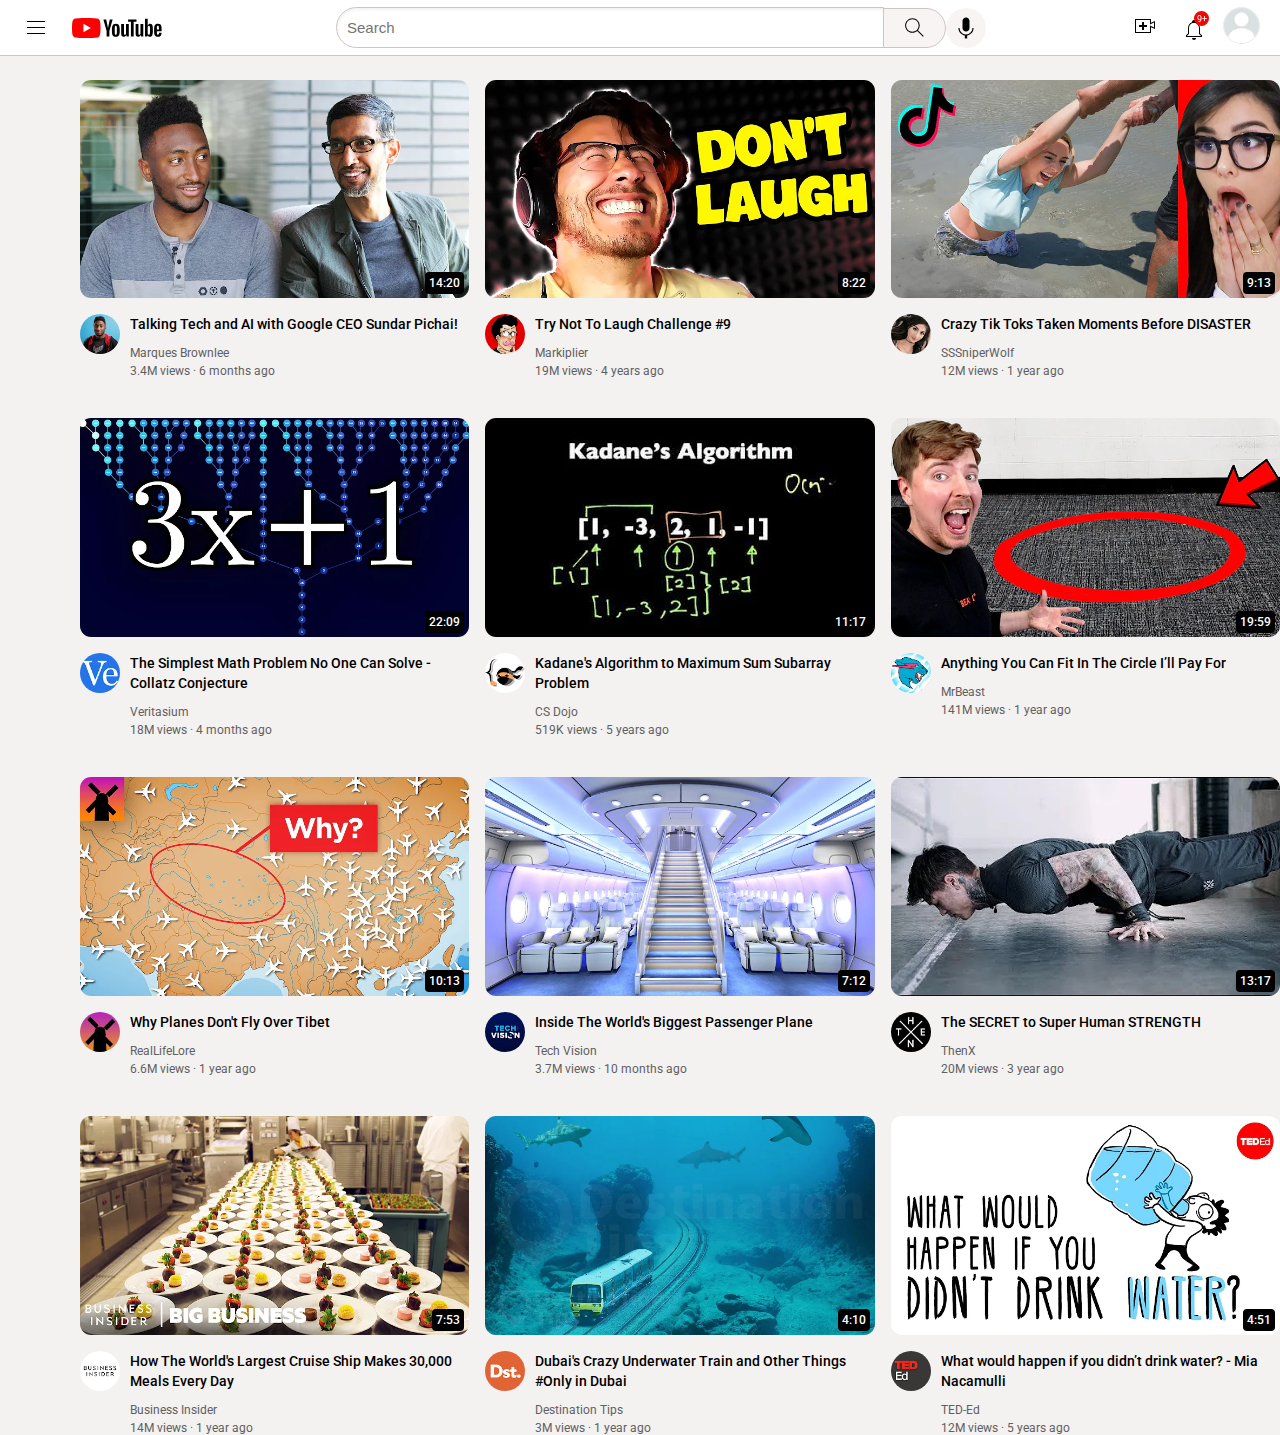
<file: index.html>
<!DOCTYPE html>
<html lang="en">

<head>
    <meta charset="UTF-8">
    <meta name="viewport" content="width=device-width, initial-scale=1.0">
    <title>YouTube.com Clone</title>

    <link rel="stylesheet" href="styles/general.css">
    <link rel="stylesheet" href="styles/header.css">
    <link rel="stylesheet" href="styles/video.css">
    <link rel="stylesheet" href="styles/sidebar.css">

    <link rel="preconnect" href="https://fonts.googleapis.com">
    <link rel="preconnect" href="https://fonts.gstatic.com" crossorigin>
    <link href="https://fonts.googleapis.com/css2?family=Roboto:wght@500;700&display=swap" rel="stylesheet">

</head>

<body>

    <header class="header">
        <div class="left-section">
            <img class="hamburger-menu" src="icons/hamburger-menu.svg" alt="">
            <img class="youtube-logo" src="icons/youtube-logo.svg" alt="">
        </div>
        <div class="middle-section">
            <input class="search-bar" type="text" placeholder="Search">
            <button class="search-button"> <img class="search-icon" src="icons/search.svg" alt="">
                <div class="tooltip">Search</div>
            </button>
            <button class="voice-search-icon"> <img src="icons/voice-search-icon.svg" alt="">
                <div class="tooltip">Search with your voice</div>
            </button>
        </div>
        <div class="right-section">
            <div class="upload-icon-container dropdown">
                <img id="createIcon" class="upload-icon" src="icons/upload.svg" alt="Create">
                <div id="menu" class="dropdown-menu">
                    <a href="#">Upload Video</a>
                    <a href="#">Go Live</a>
                    <a href="#">Create Post</a>
                </div>
                <div class="tooltip">Create</div>
            </div>
            <div class="notifications-icon-container">
                <img class="notifications-icon" src="icons/notifications.svg" alt="">
                <div class="notifications-count">9+</div>
                <div class="tooltip">Notifications</div>
            </div>
            <div class="profile-container">
            <img class="channel-profile-picture" src="channel-pictures/channel-profile-picture.jpg" alt="Profile Icon" id="profileIcon">
             <div class="profile-dropdown" id="profileDropdown">
                    <a href="#">Your Channel</a>
                    <a href="#">Settings</a>
                    <a href="#">Sign Out</a>
                </div>
            </div>
    </header>

    <nav class="sidebar">
        <div class="sidebar-link">
            <img src="icons/home.svg" alt="">
            <div>Home</div>
        </div>
        <div class="sidebar-link">
            <img src="icons/explore.svg" alt="">
            <div>Explore</div>
        </div>
        <div class="sidebar-link">
            <img src="icons/subscriptions.svg" alt="">
            <div>Subscriptions</div>
        </div>
        <div class="sidebar-link">
            <img src="icons/originals.svg" alt="">
            <div>Originals</div>
        </div>
        <div class="sidebar-link">
            <img src="icons/youtube-music.svg" alt="">
            <div>YouTube Music</div>
        </div>
        <div class="sidebar-link">
            <img src="icons/library.svg" alt="">
            <div>Library</div>
        </div>
    </nav>

    <main>
        <section class="video-grid">
            <div class="video-preview">
                <div class="thumbnail-row">
                    <img class="thumbnail" src="thumbnails/thumbnail-1.webp" alt="">
                    <div class="video-time">14:20</div>
                </div>
                <div class="video-info-grid">
                    <div class="channel-picture">
                        <img class="profile-picture" src="channel-pictures/channel-1.jpeg" alt="">
                    </div>
                    <div class="video-info">
                        <p class="video-title">Talking Tech and AI with Google CEO Sundar Pichai!</p>
                        <p class="video-author">Marques Brownlee</p>
                        <p class="video-stats">3.4M views &#183; 6 months ago</p>
                    </div>
                </div>
            </div>

            <div class="video-preview">
                <div class="thumbnail-row">
                    <img class="thumbnail" src="thumbnails/thumbnail-2.webp" alt="">
                    <div class="video-time">8:22</div>
                </div>
                <div class="video-info-grid">
                    <div class="channel-picture">
                        <img class="profile-picture" src="channel-pictures/channel-2.jpeg" alt="">
                    </div>
                    <div class="video-info">
                        <p class="video-title">Try Not To Laugh Challenge #9</p>
                        <p class="video-author">Markiplier</p>
                        <p class="video-stats"> 19M views &#183; 4 years ago</p>
                    </div>
                </div>
            </div>

            <div class="video-preview">
                <div class="thumbnail-row">
                    <img class="thumbnail" src="thumbnails/thumbnail-3.webp" alt="">
                    <div class="video-time">9:13</div>
                </div>
                <div class="video-info-grid">
                    <div class="channel-picture">
                        <img class="profile-picture" src="channel-pictures/channel-3.jpeg" alt="">
                    </div>
                    <div class="video-info">
                        <p class="video-title">Crazy Tik Toks Taken Moments Before DISASTER</p>
                        <p class="video-author">SSSniperWolf</p>
                        <p class="video-stats">12M views &#183; 1 year ago</p>
                    </div>
                </div>
            </div>

            <div class="video-preview">
                <div class="thumbnail-row">
                    <img class="thumbnail" src="thumbnails/thumbnail-4.webp" alt="">
                    <div class="video-time">22:09</div>
                </div>
                <div class="video-info-grid">
                    <div class="channel-picture">
                        <img class="profile-picture" src="channel-pictures/channel-4.jpeg" alt="">
                    </div>
                    <div class="video-info">
                        <p class="video-title">The Simplest Math Problem No One Can Solve - Collatz Conjecture</p>
                        <p class="video-author">Veritasium</p>
                        <p class="video-stats">18M views &#183; 4 months ago</p>
                    </div>
                </div>
            </div>

            <div class="video-preview">
                <div class="thumbnail-row">
                    <img class="thumbnail" src="thumbnails/thumbnail-5.webp" alt="">
                    <div class="video-time">11:17</div>
                </div>
                <div class="video-info-grid">
                    <div class="channel-picture">
                        <img class="profile-picture" src="channel-pictures/channel-5.jpeg" alt="">
                    </div>
                    <div class="video-info">
                        <p class="video-title">Kadane's Algorithm to Maximum Sum Subarray Problem</p>
                        <p class="video-author">CS Dojo</p>
                        <p class="video-stats">519K views &#183; 5 years ago</p>
                    </div>
                </div>
            </div>

            <div class="video-preview">
                <div class="thumbnail-row">
                    <img class="thumbnail" src="thumbnails/thumbnail-6.webp" alt="">
                    <div class="video-time">19:59</div>
                </div>
                <div class="video-info-grid">
                    <div class="channel-picture">
                        <img class="profile-picture" src="channel-pictures/channel-6.jpeg" alt="">
                    </div>
                    <div class="video-info">
                        <p class="video-title">Anything You Can Fit In The Circle I’ll Pay For</p>
                        <p class="video-author">MrBeast</p>
                        <p class="video-stats">141M views &#183; 1 year ago</p>
                    </div>
                </div>
            </div>

            <div class="video-preview">
                <div class="thumbnail-row">
                    <img class="thumbnail" src="thumbnails/thumbnail-7.webp" alt="">
                    <div class="video-time">10:13</div>
                </div>
                <div class="video-info-grid">
                    <div class="channel-picture">
                        <img class="profile-picture" src="channel-pictures/channel-7.jpeg" alt="">
                    </div>
                    <div class="video-info">
                        <p class="video-title">Why Planes Don't Fly Over Tibet</p>
                        <p class="video-author">RealLifeLore</p>
                        <p class="video-stats">6.6M views &#183; 1 year ago</p>
                    </div>
                </div>
            </div>

            <div class="video-preview">
                <div class="thumbnail-row">
                    <img class="thumbnail" src="thumbnails/thumbnail-8.webp" alt="">
                    <div class="video-time">7:12</div>
                </div>
                <div class="video-info-grid">
                    <div class="channel-picture">
                        <img class="profile-picture" src="channel-pictures/channel-8.jpeg" alt="">
                    </div>
                    <div class="video-info">
                        <p class="video-title">Inside The World's Biggest Passenger Plane</p>
                        <p class="video-author">Tech Vision</p>
                        <p class="video-stats">3.7M views &#183; 10 months ago</p>
                    </div>
                </div>
            </div>

            <div class="video-preview">
                <div class="thumbnail-row">
                    <img class="thumbnail" src="thumbnails/thumbnail-9.webp" alt="">
                    <div class="video-time">13:17</div>
                </div>
                <div class="video-info-grid">
                    <div class="channel-picture">
                        <img class="profile-picture" src="channel-pictures/channel-9.jpeg" alt="">
                    </div>
                    <div class="video-info">
                        <p class="video-title">The SECRET to Super Human STRENGTH</p>
                        <p class="video-author">ThenX</p>
                        <p class="video-stats">20M views &#183; 3 year ago</p>
                    </div>
                </div>
            </div>

            <div class="video-preview">
                <div class="thumbnail-row">
                    <img class="thumbnail" src="thumbnails/thumbnail-10.webp" alt="">
                    <div class="video-time">7:53</div>
                </div>
                <div class="video-info-grid">
                    <div class="channel-picture">
                        <img class="profile-picture" src="channel-pictures/channel-10.jpeg" alt="">
                    </div>
                    <div class="video-info">
                        <p class="video-title">How The World's Largest Cruise Ship Makes 30,000 Meals Every Day</p>
                        <p class="video-author">Business Insider</p>
                        <p class="video-stats">14M views &#183; 1 year ago</p>
                    </div>
                </div>
            </div>


            <div class="video-preview">
                <div class="thumbnail-row">
                    <img class="thumbnail" src="thumbnails/thumbnail-11.webp" alt="">
                    <div class="video-time">4:10</div>
                </div>
                <div class="video-info-grid">
                    <div class="channel-picture">
                        <img class="profile-picture" src="channel-pictures/channel-11.jpeg" alt="">
                    </div>
                    <div class="video-info">
                        <p class="video-title">Dubai's Crazy Underwater Train and Other Things #Only in Dubai</p>
                        <p class="video-author">Destination Tips</p>
                        <p class="video-stats">3M views &#183; 1 year ago</p>
                    </div>
                </div>
            </div>


            <div class="video-preview">
                <div class="thumbnail-row">
                    <img class="thumbnail" src="thumbnails/thumbnail-12.webp" alt="">
                    <div class="video-time">4:51</div>
                </div>
                <div class="video-info-grid">
                    <div class="channel-picture">
                        <img class="profile-picture" src="channel-pictures/channel-12.jpeg" alt="">
                    </div>
                    <div class="video-info">
                        <p class="video-title"> What would happen if you didn’t drink water? - Mia Nacamulli</p>
                        <p class="video-author">TED-Ed</p>
                        <p class="video-stats">12M views &#183; 5 years ago</p>
                    </div>
                </div>
            </div>

        </section>

    </main>
 <script src="script.js"></script>

</body>

</html>
</file>
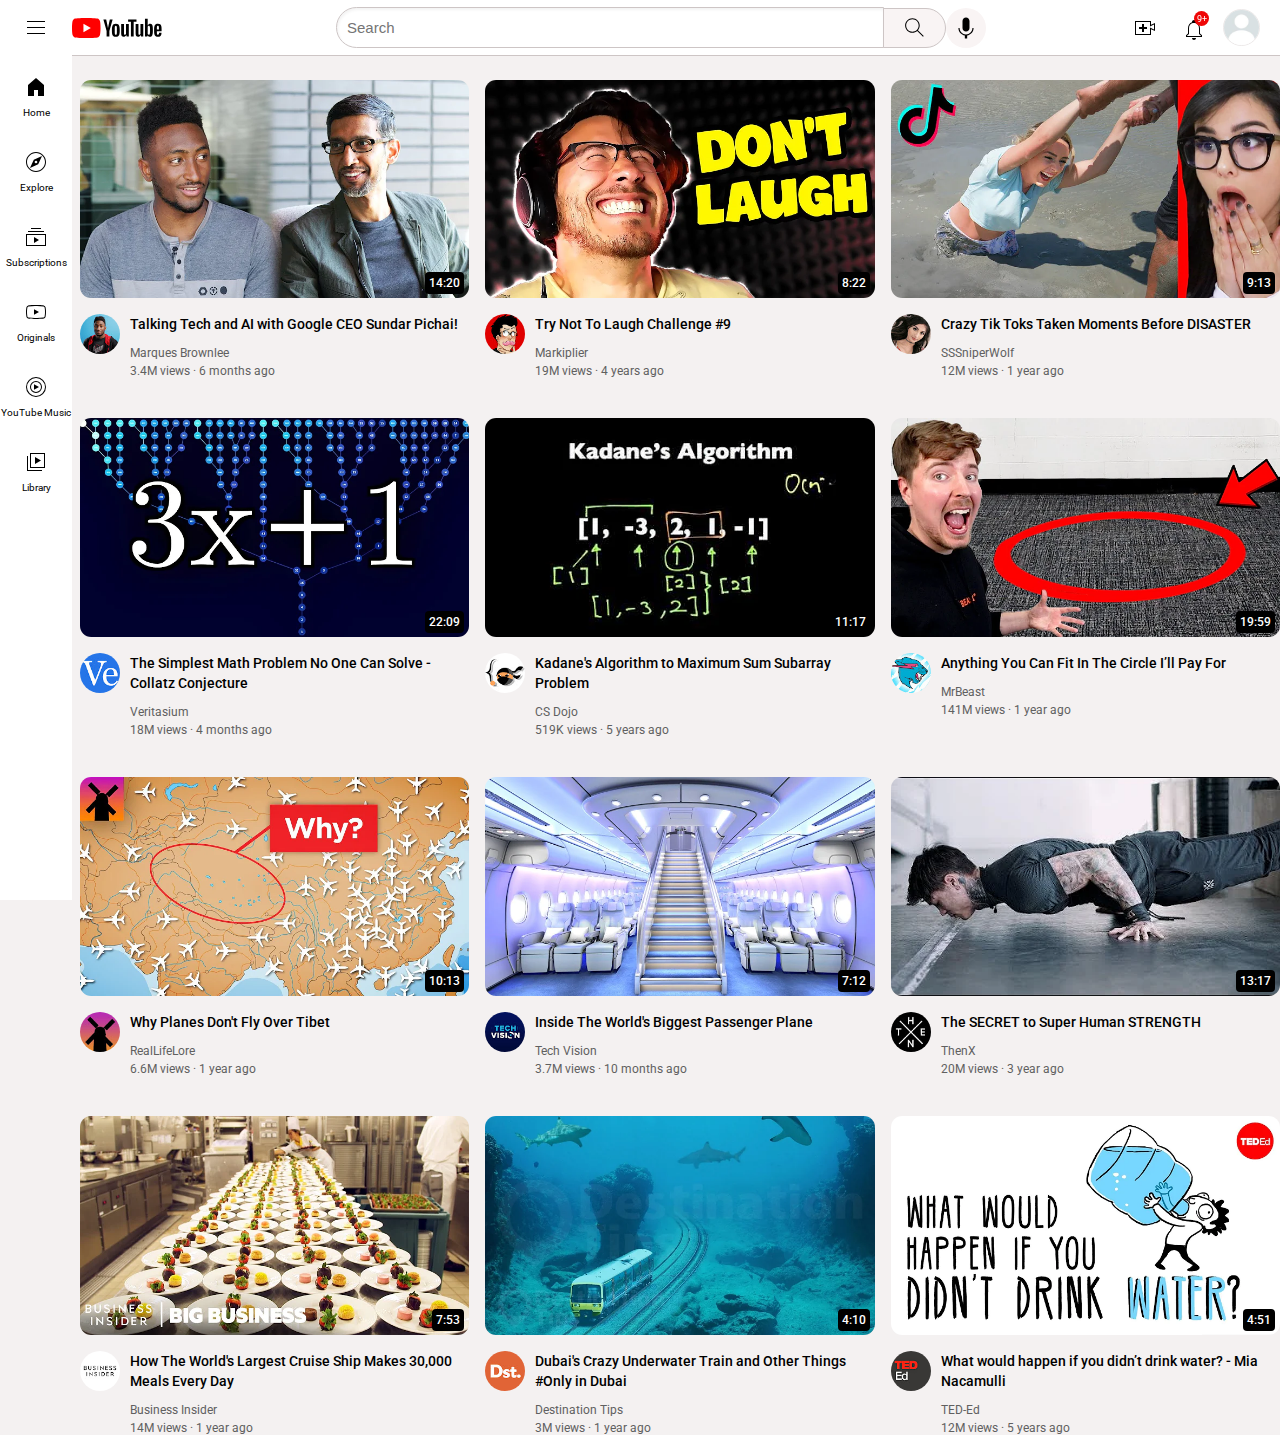
<file: Youtube.html>
<!DOCTYPE html>
<html lang="en">

<head>
    <meta charset="UTF-8">
    <meta name="viewport" content="width=device-width, initial-scale=1.0">
    <title>YouTube.com Clone</title>

    <link rel="stylesheet" href="styles/general.css">
    <link rel="stylesheet" href="styles/header.css">
    <link rel="stylesheet" href="styles/video.css">
    <link rel="stylesheet" href="styles/sidebar.css">

    <link rel="preconnect" href="https://fonts.googleapis.com">
    <link rel="preconnect" href="https://fonts.gstatic.com" crossorigin>
    <link href="https://fonts.googleapis.com/css2?family=Roboto:wght@500;700&display=swap" rel="stylesheet">

</head>

<body>

    <header class="header">
        <div class="left-section">
            <img class="hamburger-menu" src="icons/hamburger-menu.svg" alt="">
            <img class="youtube-logo" src="icons/youtube-logo.svg" alt="">
        </div>
        <div class="middle-section">
            <input class="search-bar" type="text" placeholder="Search">
            <button class="search-button"> <img class="search-icon" src="icons/search.svg" alt="">
                <div class="tooltip">Search</div>
            </button>
            <button class="voice-search-icon"> <img src="icons/voice-search-icon.svg" alt="">
                <div class="tooltip">Search with your voice</div>
            </button>
        </div>
        <div class="right-section">
            <div class="upload-icon-container">
                <img class="upload-icon" src="icons/upload.svg" alt="">
                <div class="tooltip">Create</div>
            </div>
            <div class="notifications-icon-container">
                <img class="notifications-icon" src="icons/notifications.svg" alt="">
                <div class="notifications-count">9+</div>
                <div class="tooltip">Notifications</div>
            </div>
            <img class="channel-profile-picture" src="channel-pictures/channel-profile-picture.jpg" alt="">
        </div>
    </header>

    <nav class="sidebar">
        <div class="sidebar-link">
            <img src="icons/home.svg" alt="">
            <div>Home</div>
        </div>
        <div class="sidebar-link">
            <img src="icons/explore.svg" alt="">
            <div>Explore</div>
        </div>
        <div class="sidebar-link">
            <img src="icons/subscriptions.svg" alt="">
            <div>Subscriptions</div>
        </div>
        <div class="sidebar-link">
            <img src="icons/originals.svg" alt="">
            <div>Originals</div>
        </div>
        <div class="sidebar-link">
            <img src="icons/youtube-music.svg" alt="">
            <div>YouTube Music</div>
        </div>
        <div class="sidebar-link">
            <img src="icons/library.svg" alt="">
            <div>Library</div>
        </div>
    </nav>

    <main>
        <section class="video-grid">
            <div class="video-preview">
                <div class="thumbnail-row">
                    <img class="thumbnail" src="thumbnails/thumbnail-1.webp" alt="">
                    <div class="video-time">14:20</div>
                </div>
                <div class="video-info-grid">
                    <div class="channel-picture">
                        <img class="profile-picture" src="channel-pictures/channel-1.jpeg" alt="">
                    </div>
                    <div class="video-info">
                        <p class="video-title">Talking Tech and AI with Google CEO Sundar Pichai!</p>
                        <p class="video-author">Marques Brownlee</p>
                        <p class="video-stats">3.4M views &#183; 6 months ago</p>
                    </div>
                </div>
            </div>

            <div class="video-preview">
                <div class="thumbnail-row">
                    <img class="thumbnail" src="thumbnails/thumbnail-2.webp" alt="">
                    <div class="video-time">8:22</div>
                </div>
                <div class="video-info-grid">
                    <div class="channel-picture">
                        <img class="profile-picture" src="channel-pictures/channel-2.jpeg" alt="">
                    </div>
                    <div class="video-info">
                        <p class="video-title">Try Not To Laugh Challenge #9</p>
                        <p class="video-author">Markiplier</p>
                        <p class="video-stats"> 19M views &#183; 4 years ago</p>
                    </div>
                </div>
            </div>

            <div class="video-preview">
                <div class="thumbnail-row">
                    <img class="thumbnail" src="thumbnails/thumbnail-3.webp" alt="">
                    <div class="video-time">9:13</div>
                </div>
                <div class="video-info-grid">
                    <div class="channel-picture">
                        <img class="profile-picture" src="channel-pictures/channel-3.jpeg" alt="">
                    </div>
                    <div class="video-info">
                        <p class="video-title">Crazy Tik Toks Taken Moments Before DISASTER</p>
                        <p class="video-author">SSSniperWolf</p>
                        <p class="video-stats">12M views &#183; 1 year ago</p>
                    </div>
                </div>
            </div>

            <div class="video-preview">
                <div class="thumbnail-row">
                    <img class="thumbnail" src="thumbnails/thumbnail-4.webp" alt="">
                    <div class="video-time">22:09</div>
                </div>
                <div class="video-info-grid">
                    <div class="channel-picture">
                        <img class="profile-picture" src="channel-pictures/channel-4.jpeg" alt="">
                    </div>
                    <div class="video-info">
                        <p class="video-title">The Simplest Math Problem No One Can Solve - Collatz Conjecture</p>
                        <p class="video-author">Veritasium</p>
                        <p class="video-stats">18M views &#183; 4 months ago</p>
                    </div>
                </div>
            </div>

            <div class="video-preview">
                <div class="thumbnail-row">
                    <img class="thumbnail" src="thumbnails/thumbnail-5.webp" alt="">
                    <div class="video-time">11:17</div>
                </div>
                <div class="video-info-grid">
                    <div class="channel-picture">
                        <img class="profile-picture" src="channel-pictures/channel-5.jpeg" alt="">
                    </div>
                    <div class="video-info">
                        <p class="video-title">Kadane's Algorithm to Maximum Sum Subarray Problem</p>
                        <p class="video-author">CS Dojo</p>
                        <p class="video-stats">519K views &#183; 5 years ago</p>
                    </div>
                </div>
            </div>

            <div class="video-preview">
                <div class="thumbnail-row">
                    <img class="thumbnail" src="thumbnails/thumbnail-6.webp" alt="">
                    <div class="video-time">19:59</div>
                </div>
                <div class="video-info-grid">
                    <div class="channel-picture">
                        <img class="profile-picture" src="channel-pictures/channel-6.jpeg" alt="">
                    </div>
                    <div class="video-info">
                        <p class="video-title">Anything You Can Fit In The Circle I’ll Pay For</p>
                        <p class="video-author">MrBeast</p>
                        <p class="video-stats">141M views &#183; 1 year ago</p>
                    </div>
                </div>
            </div>

            <div class="video-preview">
                <div class="thumbnail-row">
                    <img class="thumbnail" src="thumbnails/thumbnail-7.webp" alt="">
                    <div class="video-time">10:13</div>
                </div>
                <div class="video-info-grid">
                    <div class="channel-picture">
                        <img class="profile-picture" src="channel-pictures/channel-7.jpeg" alt="">
                    </div>
                    <div class="video-info">
                        <p class="video-title">Why Planes Don't Fly Over Tibet</p>
                        <p class="video-author">RealLifeLore</p>
                        <p class="video-stats">6.6M views &#183; 1 year ago</p>
                    </div>
                </div>
            </div>

            <div class="video-preview">
                <div class="thumbnail-row">
                    <img class="thumbnail" src="thumbnails/thumbnail-8.webp" alt="">
                    <div class="video-time">7:12</div>
                </div>
                <div class="video-info-grid">
                    <div class="channel-picture">
                        <img class="profile-picture" src="channel-pictures/channel-8.jpeg" alt="">
                    </div>
                    <div class="video-info">
                        <p class="video-title">Inside The World's Biggest Passenger Plane</p>
                        <p class="video-author">Tech Vision</p>
                        <p class="video-stats">3.7M views &#183; 10 months ago</p>
                    </div>
                </div>
            </div>

            <div class="video-preview">
                <div class="thumbnail-row">
                    <img class="thumbnail" src="thumbnails/thumbnail-9.webp" alt="">
                    <div class="video-time">13:17</div>
                </div>
                <div class="video-info-grid">
                    <div class="channel-picture">
                        <img class="profile-picture" src="channel-pictures/channel-9.jpeg" alt="">
                    </div>
                    <div class="video-info">
                        <p class="video-title">The SECRET to Super Human STRENGTH</p>
                        <p class="video-author">ThenX</p>
                        <p class="video-stats">20M views &#183; 3 year ago</p>
                    </div>
                </div>
            </div>

            <div class="video-preview">
                <div class="thumbnail-row">
                    <img class="thumbnail" src="thumbnails/thumbnail-10.webp" alt="">
                    <div class="video-time">7:53</div>
                </div>
                <div class="video-info-grid">
                    <div class="channel-picture">
                        <img class="profile-picture" src="channel-pictures/channel-10.jpeg" alt="">
                    </div>
                    <div class="video-info">
                        <p class="video-title">How The World's Largest Cruise Ship Makes 30,000 Meals Every Day</p>
                        <p class="video-author">Business Insider</p>
                        <p class="video-stats">14M views &#183; 1 year ago</p>
                    </div>
                </div>
            </div>


            <div class="video-preview">
                <div class="thumbnail-row">
                    <img class="thumbnail" src="thumbnails/thumbnail-11.webp" alt="">
                    <div class="video-time">4:10</div>
                </div>
                <div class="video-info-grid">
                    <div class="channel-picture">
                        <img class="profile-picture" src="channel-pictures/channel-11.jpeg" alt="">
                    </div>
                    <div class="video-info">
                        <p class="video-title">Dubai's Crazy Underwater Train and Other Things #Only in Dubai</p>
                        <p class="video-author">Destination Tips</p>
                        <p class="video-stats">3M views &#183; 1 year ago</p>
                    </div>
                </div>
            </div>


            <div class="video-preview">
                <div class="thumbnail-row">
                    <img class="thumbnail" src="thumbnails/thumbnail-12.webp" alt="">
                    <div class="video-time">4:51</div>
                </div>
                <div class="video-info-grid">
                    <div class="channel-picture">
                        <img class="profile-picture" src="channel-pictures/channel-12.jpeg" alt="">
                    </div>
                    <div class="video-info">
                        <p class="video-title"> What would happen if you didn’t drink water? - Mia Nacamulli</p>
                        <p class="video-author">TED-Ed</p>
                        <p class="video-stats">12M views &#183; 5 years ago</p>
                    </div>
                </div>
            </div>

        </section>

    </main>


</body>

</html>
</file>
<file: styles/general.css>
p {

    margin-top: 0;
    margin-bottom: 0;
}

body {
    font-family: 'Roboto', Arial, sans-serif;
    margin: 0;
    padding-top: 80px;
    padding-left: 80px;
    background-color: rgb(244, 241, 241);
}
</file>
<file: styles/header.css>
.header {
    height: 55px;
    display: flex;
    flex-direction: row;
    justify-content: space-between;
    position: fixed;
    background-color: white;
    top: 0;
    left: 0;
    right: 0;
    border-bottom: 1px solid rgb(205, 197, 197);
    z-index: 100;
}

.left-section {
    display: flex;
    align-items: center;
}

.middle-section {
    flex: 1;
    margin-left: 70px;
    margin-right: 35px;
    max-width: 650px;
    display: flex;
    align-items: center;
}

.right-section {
    width: 155px;
    display: flex;
    align-items: center;
    justify-content: space-between;
    flex-shrink: 0;
}

.hamburger-menu {
    height: 24px;
    margin-left: 16px;
    margin-right: 16px;
    padding: 8px;
}

.hamburger-menu:hover {
    background-color: rgba(236, 236, 236, 0.888);
    border-radius: 2em;
    cursor: pointer;

}

.youtube-logo {
    height: 20px;

}

.search-bar {
    flex: 1;
    height: 36.5px;
    border-top-left-radius: 1.5em;
    border-bottom-left-radius: 1.5em;
    padding-left: 10px;
    font-size: 16px;
    border: 1px solid rgb(205, 197, 197);
    box-shadow: inset 1px 2px 3px rgba(0, 0, 0, 0.05);
    width: 0;
}

.search-bar::placeholder {
    font-size: 15px;
}

.search-button:hover {
    cursor: pointer;
    background-color: rgba(236, 236, 236, 0.888);
}

.search-button {
    width: 63px;
    height: 40px;
    border-top-right-radius: 1.5em;
    border-bottom-right-radius: 1.5em;
    border: 1px solid rgb(205, 197, 197);
    background-color: rgb(249, 244, 244);
    margin-left: -1px;
}


.search-button,
.voice-search-icon,
.upload-icon-container,
.notifications-icon-container {
    display: flex;
    justify-content: center;
    align-items: center;
    position: relative;
}

.search-button .tooltip,
.voice-search-icon .tooltip,
.upload-icon-container .tooltip,
.notifications-icon-container .tooltip {
    position: absolute;
    background-color: rgba(107, 107, 107, 0.76);
    color: white;
    font-size: 12px;
    padding: 7px;
    border-radius: 0.5em;
    bottom: -38px;

    opacity: 0;
    transition: opacity 0.15s;
    pointer-events: none;
    white-space: nowrap;
}

.search-button:hover .tooltip,
.voice-search-icon:hover .tooltip,
.upload-icon-container:hover .tooltip,
.notifications-icon-container:hover .tooltip {
    opacity: 1;
}

.search-icon {
    height: 25px;

}

.voice-search-icon {
    width: 40px;
    height: 40px;
    border-radius: 1.5em;
    border: none;
    background-color: rgb(249, 244, 244);


}


.voice-search-icon:hover {
    cursor: pointer;
    background-color: rgba(236, 236, 236, 0.888);

}

.upload-icon {
    height: 24px;
    padding: 8px;

}

.upload-icon:hover {
    background-color: rgba(236, 236, 236, 0.888);
    cursor: pointer;
    border-radius: 2em;
}

.dropdown {
    position: relative;
    display: inline-block;
}


.dropdown-menu {
    display: none;
    position: absolute;
    top: 100%;
    right: 0;
    background-color: white;
    border: 1px solid #ddd;
    box-shadow: 0px 8px 16px rgba(0, 0, 0, 0.2);
    border-radius: 4px;
    width: 100px;
    z-index: 1;
}


.dropdown-menu a {
    color: #000;
    padding: 10px;
    text-decoration: none;
    display: block;
    font-family: 'Roboto', sans-serif;
    font-size: 12px;
}

.dropdown-menu a:hover {
    background-color: #f2f2f2;
}


.notifications-icon {
    height: 24px;
    padding: 8px;
    margin-top: 5px;

}

.notifications-icon:hover {
    background-color: rgba(236, 236, 236, 0.888);
    cursor: pointer;
    border-radius: 2em;
}

.notifications-icon-container {
    position: relative;
}

.notifications-count {
    position: absolute;
    top: 6px;
    right: 5px;
    background-color: rgb(239, 7, 7);
    color: white;
    border-radius: 1em;
    font-size: 9px;
    padding: 2.5px;
}
.channel-profile-picture {
    height: 35px;
    border-radius: 1.5em;
    margin-right: 20px;
    border: 1px solid rgb(236, 232, 232);
}

.channel-profile-picture {
    cursor: pointer;
}

.profile-container {
    position: relative;
    display: inline-block;
}

.profile-dropdown {
    display: none;
    position: absolute;
    top: 100%;
    right: 0;
    background-color: white;
    border: 1px solid #ddd;
    box-shadow: 0px 8px 16px rgba(0, 0, 0, 0.2);
    border-radius: 4px;
    width: 105px;
    z-index: 1;
}

.profile-dropdown a {
    color: black;
    padding: 10px 15px;
    text-decoration: none;
    display: block;
    font-size: 12px;
}

.profile-dropdown a:hover {
    background-color: #f0f0f0;
}
</file>
<file: styles/video.css>
.video-grid {
    display: grid;
    grid-template-columns: 1fr 1fr 1fr;
    column-gap: 16px;
    row-gap: 40px;

}

.thumbnail:hover {
    cursor: pointer;
}


.thumbnail-row {
    margin-bottom: 12px;
    position: relative;
}

.thumbnail {
    width: 100%;
    border-radius: 0.7em;
}

.video-info-grid {
    display: grid;
    grid-template-columns: 50px 1fr;
}


.profile-picture {
    width: 40px;
    border-radius: 50px;
}



.video-title {
    margin-top: 0;
    font-size: 14px;
    font-weight: 500;
    line-height: 20px;
    margin-bottom: 12px;
}

.video-author,
.video-stats {
    font-size: 12px;
    color: rgb(96, 96, 96);
}

.video-author {
    margin-bottom: 4px;
}

.video-time {
    background-color: black;
    color: white;
    position: absolute;
    right: 5px;
    bottom: 8px;
    font-size: 12px;
    font-weight: 500;
    padding: 4px 4px 4px 4px;
    border-radius: 4px;
}

@media (max-width:750px) {
    .video-grid {
        grid-template-columns: 1fr 1fr;
    }
}

@media (max-width:751px) and (min-width:999px) {
    .video-grid {
        grid-template-columns: 1fr 1fr 1fr;
    }
}

@media (min-width:1500px) {
    .video-grid {
        grid-template-columns: 1fr 1fr 1fr 1fr;
    }
}

@media (max-width:550px) {
    .video-grid {
        grid-template-columns: 1fr;

    }


}
</file>
<file: styles/sidebar.css>
.sidebar {
    position: fixed;
    left: 0;
    bottom: 0;
    top: 55px;
    background-color: white;
    width: 72px;
    z-index: 200;

}

.sidebar-link {
    height: 75px;
    display: flex;
    justify-content: center;
    align-items: center;
    flex-direction: column;
}

.sidebar-link:hover {
    background-color: rgba(236, 236, 236, 0.888);
    border-radius: 1em;
    cursor: pointer;
}

.sidebar-link img {
    height: 24px;
    margin-bottom: 8px;
    margin: 8px;
}

.sidebar-link div {
    font-size: 10px;
}
</file>
